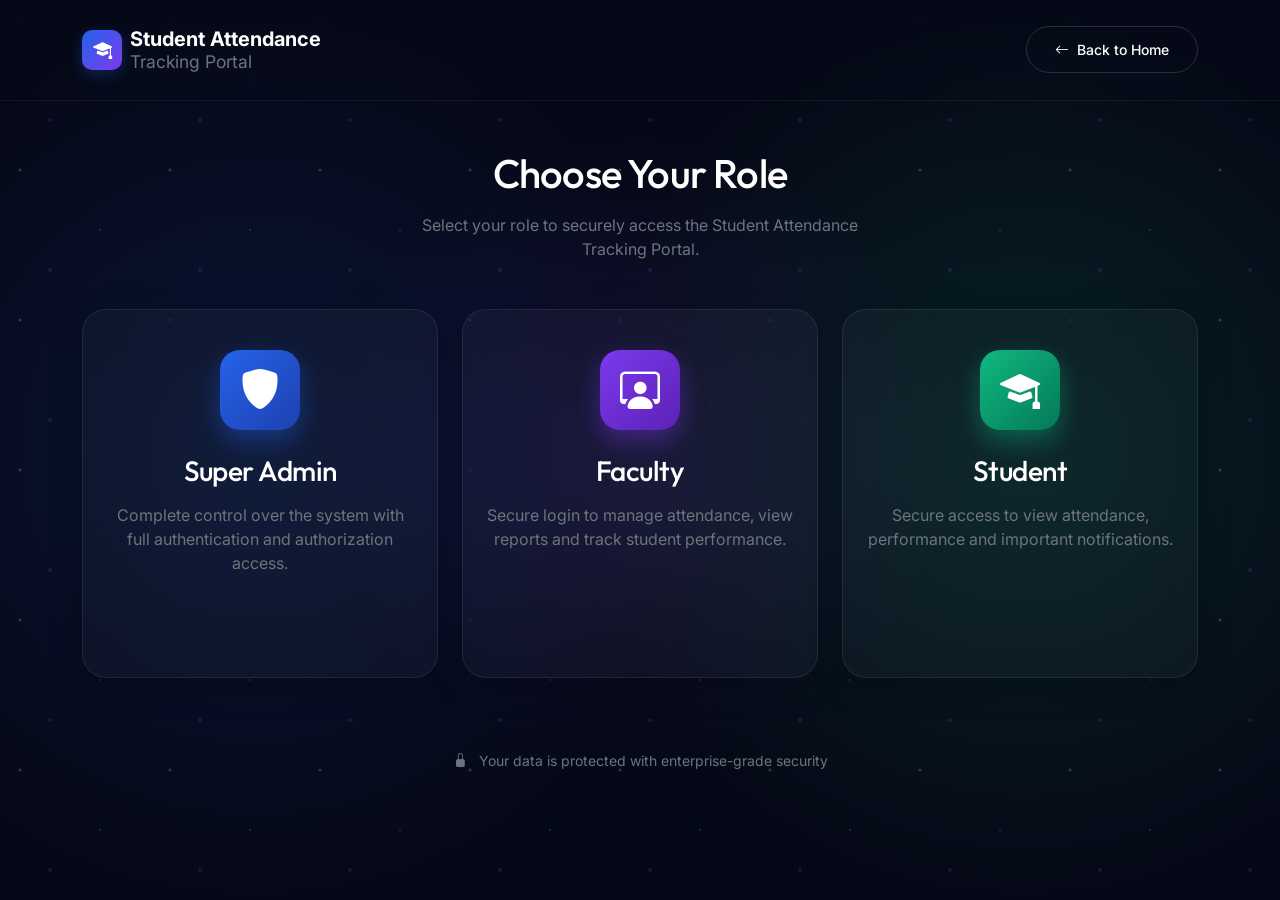
<file: role_selection.html>
<!DOCTYPE html>
<html lang="en">
<head>
    <meta charset="UTF-8">
    <meta name="viewport" content="width=device-width, initial-scale=1.0">
    <title>Select Role - Student Attendance Tracking Portal</title>
    <!-- Google Fonts -->
    <link href="https://fonts.googleapis.com/css2?family=Inter:wght@300;400;500;600&family=Outfit:wght@500;700&display=swap" rel="stylesheet">
    <!-- Bootstrap CSS -->
    <link href="https://cdn.jsdelivr.net/npm/bootstrap@5.3.0/dist/css/bootstrap.min.css" rel="stylesheet">
    <link href="https://cdn.jsdelivr.net/npm/bootstrap-icons@1.10.5/font/bootstrap-icons.css" rel="stylesheet">
    <link rel="stylesheet" href="assets/css/auth.css">
    <script>
        // Check if already logged in via sessionStorage
        document.addEventListener('DOMContentLoaded', () => {
            const userSession = sessionStorage.getItem('user_session');
            if (userSession) {
                try {
                    const sessionData = JSON.parse(userSession);
                    if (sessionData && sessionData.role) {
                        window.location.href = `${sessionData.role}/dashboard.php`;
                    }
                } catch (e) {}
            }
        });
    </script>
</head>
<body class="role-selection-page page-transition">

    <!-- Background Elements -->
    <div class="ambient-light role-glow"></div>
    <div class="particles-layer"></div>

    <!-- Navigation (Simplified for this page) -->
    <nav class="premium-nav navbar py-4">
        <div class="container">
            <a class="navbar-brand d-flex align-items-center gap-2" href="index.php">
                <div class="logo-shield"><i class="bi bi-mortarboard-fill"></i></div>
                <div class="brand-text">
                    <span class="d-block fw-bold text-white lh-1">Student Attendance</span>
                    <span class="d-block text-secondary small lh-1 mt-1">Tracking Portal</span>
                </div>
            </a>
            <a href="index.php" class="btn btn-outline-lux btn-sm transition-link"><i class="bi bi-arrow-left me-2"></i>Back to Home</a>
        </div>
    </nav>

    <!-- Role Selection Section -->
    <section class="role-section flex-grow-1 d-flex align-items-center min-vh-75">
        <div class="container py-5">
            
            <div class="text-center mb-5 animate-slide-up">
                <h1 class="page-title mb-3">Choose Your Role</h1>
                <p class="page-subtitle text-secondary mx-auto" style="max-width: 500px;">
                    Select your role to securely access the Student Attendance Tracking Portal.
                </p>
            </div>

            <div class="row g-4 justify-content-center role-cards-container">
                
                <!-- Admin Card -->
                <div class="col-lg-4 col-md-6">
                    <div class="glass-card glass-card-hoverable glass-card-admin h-100 text-center animate-on-scroll" onclick="transitionTo('auth/login.html?role=admin')">
                        <div class="card-icon-wrapper mb-4 admin-icon-bg">
                            <i class="bi bi-shield-fill"></i>
                        </div>
                        <h3 class="text-white mb-3">Super Admin</h3>
                        <p class="text-secondary mb-4 card-desc">Complete control over the system with full authentication and authorization access.</p>
                        <span class="btn-role-select btn-role-admin">Select Role <i class="bi bi-arrow-right ms-2"></i></span>
                    </div>
                </div>

                <!-- Faculty Card -->
                <div class="col-lg-4 col-md-6">
                    <div class="glass-card glass-card-hoverable glass-card-faculty h-100 text-center animate-on-scroll delay-1" onclick="transitionTo('auth/login.html?role=faculty')">
                        <div class="card-icon-wrapper mb-4 faculty-icon-bg">
                            <i class="bi bi-person-workspace"></i>
                        </div>
                        <h3 class="text-white mb-3">Faculty</h3>
                        <p class="text-secondary mb-4 card-desc">Secure login to manage attendance, view reports and track student performance.</p>
                        <span class="btn-role-select btn-role-faculty">Select Role <i class="bi bi-arrow-right ms-2"></i></span>
                    </div>
                </div>

                <!-- Student Card -->
                <div class="col-lg-4 col-md-6">
                    <div class="glass-card glass-card-hoverable glass-card-student h-100 text-center animate-on-scroll delay-2" onclick="transitionTo('auth/login.html?role=student')">
                        <div class="card-icon-wrapper mb-4 student-icon-bg">
                            <i class="bi bi-mortarboard-fill"></i>
                        </div>
                        <h3 class="text-white mb-3">Student</h3>
                        <p class="text-secondary mb-4 card-desc">Secure access to view attendance, performance and important notifications.</p>
                        <span class="btn-role-select btn-role-student">Select Role <i class="bi bi-arrow-right ms-2"></i></span>
                    </div>
                </div>

            </div>

            <div class="text-center mt-5 pt-4 text-secondary small security-badge animate-slide-up delay-3">
                <i class="bi bi-lock-fill me-2"></i> Your data is protected with enterprise-grade security
            </div>
        </div>
    </section>

    <!-- Page Transition Overlay -->
    <div id="pageTransitionOverlay" class="page-transition-overlay"></div>

    <script>
        function transitionTo(url) {
            const overlay = document.getElementById('pageTransitionOverlay');
            overlay.classList.add('active');
            setTimeout(() => {
                window.location.href = url;
            }, 500); // 500ms smooth fade transition
        }
        
        // Trigger initial fade in on load
        window.addEventListener('load', () => {
            document.body.classList.add('loaded');
        });
        
        // Handle smooth transitions for links
        document.querySelectorAll('.transition-link').forEach(link => {
            link.addEventListener('click', function(e) {
                e.preventDefault();
                const target = this.getAttribute('href');
                const overlay = document.getElementById('pageTransitionOverlay');
                if(overlay) overlay.classList.add('active');
                setTimeout(() => {
                    window.location.href = target;
                }, 500);
            });
        });

        // Fix BFCache blank screen issue when using back button
        window.addEventListener('pageshow', function (event) {
            const overlay = document.getElementById('pageTransitionOverlay');
            if (overlay) overlay.classList.remove('active');
            document.body.classList.add('loaded');
        });
    </script>
</body>
</html>
</file>
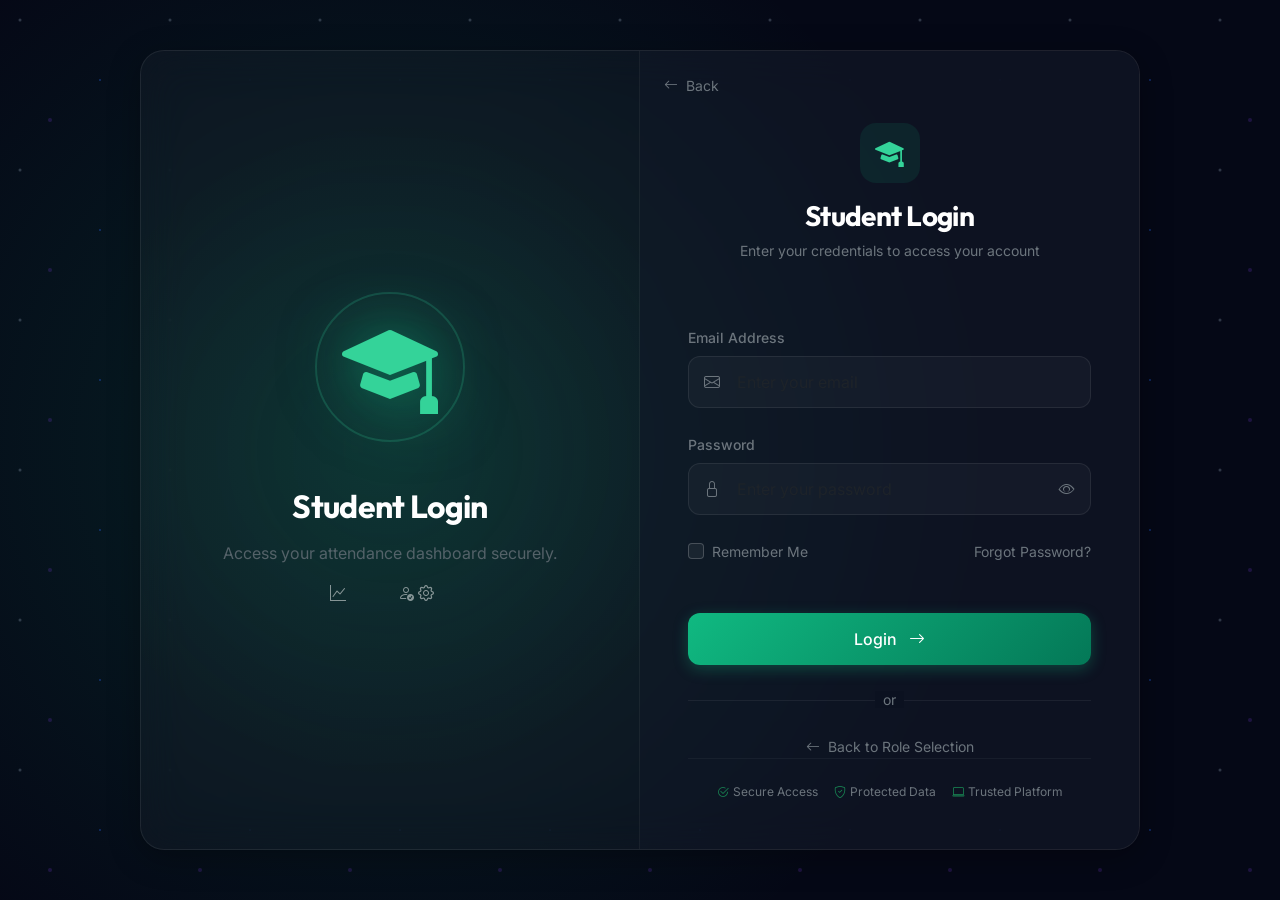
<file: auth/login.html>
<!DOCTYPE html>
<html lang="en">
<head>
    <meta charset="UTF-8">
    <meta name="viewport" content="width=device-width, initial-scale=1.0">
    <title>Login - Student Attendance Tracking Portal</title>
    <link href="https://fonts.googleapis.com/css2?family=Inter:wght@300;400;500;600&family=Outfit:wght@500;700&display=swap" rel="stylesheet">
    <link href="https://cdn.jsdelivr.net/npm/bootstrap@5.3.0/dist/css/bootstrap.min.css" rel="stylesheet">
    <link href="https://cdn.jsdelivr.net/npm/bootstrap-icons@1.10.5/font/bootstrap-icons.css" rel="stylesheet">
    <link rel="stylesheet" href="../assets/css/auth.css">
</head>
<body class="login-page page-transition" id="loginBody">

    <!-- Background Elements -->
    <div class="ambient-light login-glow"></div>
    <div class="particles-layer"></div>
    <div id="toastContainer" class="toast-container"></div>

    <div class="login-container container d-flex align-items-center justify-content-center min-vh-100">
        <div class="login-split-card glass-card row w-100 mx-auto g-0 animate-slide-up">
            
            <!-- Left Side: Illustration -->
            <div class="col-lg-6 d-none d-lg-flex flex-column align-items-center justify-content-center illustration-side position-relative overflow-hidden p-5">
                <div class="bg-shape"></div>
                <div id="dynamicIllustration"></div>
                <div class="text-center mt-5 text-white position-relative z-index-2">
                    <h2 class="fw-bold mb-3" id="dynamicTitleLeft">Login</h2>
                    <p class="text-secondary opacity-75" id="dynamicDescLeft">Secure access to the Student Attendance Tracking Portal.</p>
                </div>
                
                <!-- Floating mini elements -->
                <div class="floating-icons">
                    <i class="bi bi-graph-up pe-4 mb-4 opacity-50"></i>
                    <i class="bi bi-person-check ps-4 mb-4 opacity-50"></i>
                    <i class="bi bi-gear mt-4 pe-3 opacity-50"></i>
                </div>
            </div>

            <!-- Right Side: Form -->
            <div class="col-lg-6 form-side p-5 d-flex flex-column justify-content-center position-relative">
                <a href="../role_selection.html" class="back-link position-absolute top-0 start-0 m-4 text-secondary text-decoration-none small transition-link">
                    <i class="bi bi-arrow-left me-1"></i> Back
                </a>

                <div class="form-header text-center mb-5 mt-4">
                    <div class="role-icon-header mx-auto mb-3">
                        <i class="bi" id="dynamicIcon"></i>
                    </div>
                    <h3 class="text-white fw-bold mb-2" id="dynamicTitleRight">Login</h3>
                    <p class="text-secondary small">Enter your credentials to access your account</p>
                </div>

                <form id="ajaxLoginForm" class="needs-validation" novalidate>
                    <input type="hidden" name="role" id="roleInput" value="student">
                    
                    <div class="mb-4 form-group-lux">
                        <label class="form-label text-secondary small fw-medium mb-2">Email Address</label>
                        <div class="input-wrapper position-relative">
                            <i class="bi bi-envelope position-absolute top-50 start-0 translate-middle-y ms-3 text-secondary"></i>
                            <input type="email" class="form-control form-control-lux ps-5" name="email" placeholder="Enter your email" required>
                        </div>
                    </div>

                    <div class="mb-4 form-group-lux">
                        <label class="form-label text-secondary small fw-medium mb-2">Password</label>
                        <div class="input-wrapper position-relative">
                            <i class="bi bi-lock position-absolute top-50 start-0 translate-middle-y ms-3 text-secondary"></i>
                            <input type="password" class="form-control form-control-lux ps-5 pe-5" id="password" name="password" placeholder="Enter your password" required>
                            <span class="position-absolute top-50 end-0 translate-middle-y me-3 toggle-password text-secondary" data-target="password">
                                <i class="bi bi-eye"></i>
                            </span>
                        </div>
                    </div>

                    <div class="d-flex justify-content-between align-items-center mb-5">
                        <div class="form-check custom-checkbox">
                            <input class="form-check-input" type="checkbox" id="rememberMe">
                            <label class="form-check-label text-secondary small" for="rememberMe">Remember Me</label>
                        </div>
                        <a href="forgot_password.php" id="forgotPasswordLink" class="text-secondary small text-decoration-none hover-glow transition-link">Forgot Password?</a>
                    </div>

                    <button type="submit" class="btn btn-primary-lux btn-login w-100 mb-4" id="modalSubmitBtn">
                        Login <i class="bi bi-arrow-right ms-2"></i>
                    </button>
                    
                    <button type="button" class="btn btn-outline-info w-100 mb-4" id="faceLoginBtn" style="display: none;" data-bs-toggle="modal" data-bs-target="#faceLoginModal">
                        <i class="bi bi-person-bounding-box me-2"></i> Login with Face
                    </button>
                    
                    <div class="text-center text-secondary small position-relative or-divider mb-4">
                        <span class="bg-glass px-2">or</span>
                    </div>
                    
                    <div class="text-center">
                        <a href="../role_selection.html" class="text-secondary text-decoration-none small hover-glow transition-link">
                            <i class="bi bi-arrow-left me-1"></i> Back to Role Selection
                        </a>
                    </div>
                </form>

                <div class="footer-secure mt-auto text-center pt-4 border-top border-secondary border-opacity-10">
                    <div class="d-flex justify-content-center gap-3 text-secondary" style="font-size: 0.75rem;">
                        <span><i class="bi bi-check2-circle text-success me-1"></i>Secure Access</span>
                        <span><i class="bi bi-shield-check text-success me-1"></i>Protected Data</span>
                        <span><i class="bi bi-laptop text-success me-1"></i>Trusted Platform</span>
                    </div>
                </div>
            </div>

        </div>
    </div>

    <!-- Face Login Modal -->
    <div class="modal fade" id="faceLoginModal" tabindex="-1" aria-hidden="true">
        <div class="modal-dialog modal-dialog-centered">
            <div class="modal-content bg-dark text-white" style="border: 1px solid var(--neon-blue);">
                <div class="modal-header border-secondary">
                    <h5 class="modal-title"><i class="bi bi-person-bounding-box text-neon-blue"></i> Face ID Login</h5>
                    <button type="button" class="btn-close btn-close-white" data-bs-dismiss="modal" aria-label="Close"></button>
                </div>
                <div class="modal-body text-center">
                    <div id="faceLoginCamera" style="position:relative; width: 100%; max-width: 400px; margin: 0 auto; overflow: hidden; border-radius: 10px;">
                        <video id="faceVideo" autoplay muted playsinline style="width: 100%; border-radius: 10px;"></video>
                        <canvas id="faceCanvas" style="position: absolute; top:0; left:0; width: 100%; height:100%; z-index: 15;"></canvas>
                        <div class="scanner-laser"></div>
                        <div class="face-box-overlay"></div>
                    </div>
                    <p id="faceStatus" class="mt-3 text-secondary">Loading models...</p>
                </div>
            </div>
        </div>
    </div>

    <!-- Full Screen Loading Overlay -->
    <div id="loadingOverlay" class="loading-overlay">
        <div class="loading-content text-center">
            <div class="portal-logo-glow mb-4">
                <i class="bi bi-shield-check fs-1"></i>
            </div>
            <div class="spinner-border theme-spinner mb-3" style="width: 3rem; height: 3rem;" role="status"></div>
            <h4 class="text-white fw-bold mb-2">Authenticating...</h4>
            <p class="text-secondary small">Please wait...</p>
        </div>
    </div>

    <!-- Scripts -->
    <script src="https://cdn.jsdelivr.net/npm/bootstrap@5.3.0/dist/js/bootstrap.bundle.min.js"></script>
    <script src="../assets/js/face-api.min.js"></script>
    <script src="../assets/js/auth-validation.js?v=4"></script>
    <script>
        document.addEventListener('DOMContentLoaded', () => {
            // Determine role from URL
            const params = new URLSearchParams(window.location.search);
            let role = params.get('role') || 'student';
            const validRoles = ['admin', 'faculty', 'student'];
            if (!validRoles.includes(role)) role = 'student';
            
            // Set dynamic properties
            const roleProps = {
                'admin': {
                    title: 'Super Admin Login',
                    desc: 'Complete control over authentication and authorization.',
                    icon: 'bi-shield-fill',
                    colorClass: 'theme-admin',
                    illustration: '<div class="shield-illustration"><i class="bi bi-shield-check"></i><div class="glow-ring"></div></div>'
                },
                'faculty': {
                    title: 'Faculty Login',
                    desc: 'Secure login to manage attendance and reports.',
                    icon: 'bi-person-workspace',
                    colorClass: 'theme-faculty',
                    illustration: '<div class="faculty-illustration"><i class="bi bi-person-video3"></i><div class="glow-ring"></div></div>'
                },
                'student': {
                    title: 'Student Login',
                    desc: 'Access your attendance dashboard securely.',
                    icon: 'bi-mortarboard-fill',
                    colorClass: 'theme-student',
                    illustration: '<div class="student-illustration"><i class="bi bi-mortarboard-fill"></i><div class="glow-ring"></div></div>'
                }
            };
            
            const props = roleProps[role];
            
            // Apply DOM updates
            document.title = props.title + ' - Portal';
            document.getElementById('loginBody').classList.add(props.colorClass);
            document.getElementById('dynamicIllustration').innerHTML = props.illustration;
            document.getElementById('dynamicTitleLeft').textContent = props.title;
            document.getElementById('dynamicDescLeft').textContent = props.desc;
            document.getElementById('dynamicTitleRight').textContent = props.title;
            document.getElementById('dynamicIcon').classList.add(props.icon);
            document.getElementById('roleInput').value = role;
            
            const forgotLink = document.getElementById('forgotPasswordLink');
            if (forgotLink) forgotLink.href = `forgot_password.php?role=${role}`;
            
            if (role === 'admin' || role === 'faculty') {
                document.getElementById('faceLoginBtn').style.display = 'block';
                initFaceLogin(role);
            }
            
            // Initial Fade In
            setTimeout(() => {
                document.body.classList.add('loaded');
            }, 100);
            
            // Handle smooth page transitions for links
            document.querySelectorAll('.transition-link').forEach(link => {
                link.addEventListener('click', function(e) {
                    e.preventDefault();
                    const target = this.href;
                    document.body.classList.remove('loaded');
                    setTimeout(() => {
                        window.location.href = target;
                    }, 500); // 500ms fade out
                });
            });
            
            // Handle Logout Toasts via URL params
            const msg = params.get('logout') ? 'Logged out successfully.' : (params.get('timeout') ? 'Your session has expired due to inactivity.' : '');
            const type = params.get('timeout') ? 'error' : 'success';
            if(msg && typeof CyberToast !== 'undefined') {
                CyberToast.show(msg, type);
            }

            // Support prefilling email from query parameter
            const emailParam = params.get('email');
            if (emailParam) {
                const emailInput = document.getElementById('emailInput');
                if (emailInput) {
                    emailInput.value = emailParam;
                }
            }
        });

        // Fix BFCache blank screen issue when using back button
        window.addEventListener('pageshow', function (event) {
            document.body.classList.add('loaded');
        });

        function initFaceLogin(role) {
            const faceModal = document.getElementById('faceLoginModal');
            const video = document.getElementById('faceVideo');
            const canvas = document.getElementById('faceCanvas');
            const statusMsg = document.getElementById('faceStatus');
            let stream = null;
            let faceApiLoaded = false;
            let scanning = false;

            faceModal.addEventListener('show.bs.modal', async () => {
                scanning = true;
                if (!faceApiLoaded) {
                    statusMsg.textContent = "Loading AI models...";
                    try {
                        await Promise.all([
                            faceapi.nets.ssdMobilenetv1.loadFromUri('../assets/models'),
                            faceapi.nets.faceLandmark68Net.loadFromUri('../assets/models'),
                            faceapi.nets.faceRecognitionNet.loadFromUri('../assets/models')
                        ]);
                        faceApiLoaded = true;
                    } catch (e) {
                        statusMsg.textContent = "Error loading models.";
                        return;
                    }
                }
                
                statusMsg.textContent = "Requesting camera access...";
                try {
                    stream = await navigator.mediaDevices.getUserMedia({ video: {} });
                    video.srcObject = stream;
                } catch (e) {
                    statusMsg.textContent = "Camera access denied.";
                }
            });

            video.addEventListener('play', () => {
                if (!scanning) return;
                statusMsg.textContent = "Scanning face... Please wait.";
                document.getElementById('faceLoginCamera').classList.add('scanner-active');
                
                const displaySize = { width: video.videoWidth || 400, height: video.videoHeight || 300 };
                faceapi.matchDimensions(canvas, displaySize);

                const interval = setInterval(async () => {
                    if (video.paused || video.ended || !scanning) return clearInterval(interval);
                    
                    const detections = await faceapi.detectSingleFace(video).withFaceLandmarks().withFaceDescriptor();
                    const ctx = canvas.getContext('2d');
                    ctx.clearRect(0, 0, canvas.width, canvas.height);
                    
                    if (detections) {
                        const resizedDetections = faceapi.resizeResults(detections, displaySize);
                        faceapi.draw.drawDetections(canvas, resizedDetections);
                        
                        statusMsg.textContent = "Face detected! Authenticating...";
                        document.getElementById('faceLoginCamera').classList.remove('scanner-active');
                        scanning = false; // Stop scanning once face detected
                        clearInterval(interval);
                        
                        try {
                            const descArray = Array.from(detections.descriptor);
                            const response = await fetch('../api/login_face.php', {
                                method: 'POST',
                                headers: { 'Content-Type': 'application/json' },
                                body: JSON.stringify({ role: role, descriptor: descArray })
                            });
                            
                            const data = await response.json();
                            if (data.success) {
                                statusMsg.textContent = data.message;
                                statusMsg.style.color = "var(--neon-green)";
                                
                                // Close the modal
                                const modalEl = document.getElementById('faceLoginModal');
                                const modal = bootstrap.Modal.getInstance(modalEl);
                                if (modal) modal.hide();
                                
                                // Save session using sessionStorage for frontend UI state
                                if (data.user) {
                                    sessionStorage.setItem('user_session', JSON.stringify({
                                        user_id: data.user.id,
                                        role: data.user.role,
                                        name: data.user.name,
                                        login_time: Date.now()
                                    }));
                                }
                                
                                // Show full screen overlay just like standard login
                                const overlay = document.getElementById('loadingOverlay');
                                if(overlay) overlay.classList.add('active');

                                setTimeout(() => {
                                    window.location.href = data.redirect;
                                }, 1500);
                            } else {
                                statusMsg.textContent = data.message;
                                statusMsg.style.color = "var(--neon-pink)";
                                setTimeout(() => { 
                                    scanning = true; 
                                    document.getElementById('faceLoginCamera').classList.add('scanner-active');
                                }, 3000); // Resume scanning after delay
                            }
                        } catch (e) {
                            statusMsg.textContent = "Network error.";
                            setTimeout(() => { 
                                scanning = true; 
                                document.getElementById('faceLoginCamera').classList.add('scanner-active');
                            }, 3000);
                        }
                    } else {
                        statusMsg.textContent = "No face detected. Please look at the camera.";
                    }
                }, 500);
            });

            faceModal.addEventListener('hidden.bs.modal', () => {
                scanning = false;
                document.getElementById('faceLoginCamera').classList.remove('scanner-active');
                if (stream) {
                    stream.getTracks().forEach(track => track.stop());
                    stream = null;
                }
            });
        }
    </script>
</body>
</html>
</file>
<file: assets/css/auth.css>
@import url('https://fonts.googleapis.com/css2?family=Inter:wght@300;400;500;600&family=Outfit:wght@500;700;800&display=swap');

:root {
    --bg-dark: #050816;
    --royal-blue: #2563EB;
    --royal-blue-light: #3B82F6;
    --emerald: #10B981;
    --emerald-light: #34D399;
    --purple: #7C3AED;
    --purple-light: #8B5CF6;
    
    --text-primary: #ffffff;
    --text-secondary: #94A3B8;
    
    --glass-bg: rgba(255, 255, 255, 0.03);
    --glass-border: rgba(255, 255, 255, 0.08);
    --glass-shadow: 0 8px 32px 0 rgba(0, 0, 0, 0.3);
    
    --font-main: 'Inter', sans-serif;
    --font-display: 'Outfit', sans-serif;
}

/* ==========================================================================
   Base Styles & Resets
   ========================================================================== */
body {
    font-family: var(--font-main);
    background-color: var(--bg-dark);
    color: var(--text-primary);
    min-height: 100vh;
    margin: 0;
    overflow-x: hidden;
    scroll-behavior: smooth;
    -webkit-font-smoothing: antialiased;
}

h1, h2, h3, h4, h5, h6, .page-title, .hero-title {
    font-family: var(--font-display);
    letter-spacing: -0.02em;
}

/* Page Transitions */
.page-transition {
    opacity: 0;
    transform: scale(0.98);
    transition: opacity 0.5s ease, transform 0.5s ease;
}

.page-transition.loaded {
    opacity: 1;
    transform: scale(1);
}

.page-transition-overlay {
    position: fixed;
    top: 0; left: 0; width: 100vw; height: 100vh;
    background: var(--bg-dark);
    z-index: 9999;
    opacity: 0;
    pointer-events: none;
    transition: opacity 0.4s ease;
}

.page-transition-overlay.active {
    opacity: 1;
    pointer-events: all;
}

/* ==========================================================================
   Backgrounds & Particles
   ========================================================================== */
.ambient-light {
    position: fixed;
    top: 0; left: 0; width: 100vw; height: 100vh;
    pointer-events: none;
    z-index: -2;
}

.main-glow {
    background-image: 
        radial-gradient(circle at 15% 30%, rgba(37, 99, 235, 0.15), transparent 40%),
        radial-gradient(circle at 85% 70%, rgba(124, 58, 237, 0.1), transparent 40%),
        radial-gradient(circle at 50% 100%, rgba(16, 185, 129, 0.05), transparent 50%);
    background-size: 200% 200%;
    animation: aurora 20s ease infinite;
}

.role-glow {
    background-image: 
        radial-gradient(circle at 20% 50%, rgba(37, 99, 235, 0.15), transparent 40%),
        radial-gradient(circle at 50% 50%, rgba(124, 58, 237, 0.12), transparent 40%),
        radial-gradient(circle at 80% 50%, rgba(16, 185, 129, 0.15), transparent 40%);
}

.login-glow {
    background-image: radial-gradient(circle at 50% 0%, rgba(255, 255, 255, 0.05), transparent 60%);
}

.theme-admin .login-glow { background-image: radial-gradient(circle at 30% 50%, rgba(37, 99, 235, 0.15), transparent 60%); }
.theme-faculty .login-glow { background-image: radial-gradient(circle at 30% 50%, rgba(124, 58, 237, 0.15), transparent 60%); }
.theme-student .login-glow { background-image: radial-gradient(circle at 30% 50%, rgba(16, 185, 129, 0.15), transparent 60%); }

@keyframes aurora {
    0% { background-position: 0% 50%; }
    50% { background-position: 100% 50%; }
    100% { background-position: 0% 50%; }
}

.particles-layer {
    position: fixed;
    top: 0; left: 0; width: 100vw; height: 100vh;
    pointer-events: none;
    z-index: -1;
    background: url('data:image/svg+xml;utf8,<svg width="150" height="150" xmlns="http://www.w3.org/2000/svg"><circle cx="20" cy="20" r="1.5" fill="%2394A3B8" opacity="0.3"/><circle cx="100" cy="80" r="1" fill="%232563EB" opacity="0.4"/><circle cx="50" cy="120" r="2" fill="%237C3AED" opacity="0.2"/></svg>');
    animation: floatParticles 60s linear infinite;
}

@keyframes floatParticles {
    0% { background-position: 0px 0px; }
    100% { background-position: 600px 600px; }
}

/* ==========================================================================
   Navigation
   ========================================================================== */
.premium-nav {
    background: transparent;
    backdrop-filter: blur(10px);
    -webkit-backdrop-filter: blur(10px);
    border-bottom: 1px solid rgba(255, 255, 255, 0.05);
    z-index: 100;
}

.logo-shield {
    width: 40px; height: 40px;
    background: linear-gradient(135deg, var(--royal-blue), var(--purple));
    border-radius: 10px;
    display: flex; align-items: center; justify-content: center;
    color: white; font-size: 1.2rem;
    box-shadow: 0 4px 15px rgba(37, 99, 235, 0.3);
}

.nav-link {
    color: var(--text-secondary) !important;
    font-size: 0.9rem;
    font-weight: 500;
    transition: color 0.3s;
}

.nav-link:hover, .nav-link.active {
    color: white !important;
}

/* ==========================================================================
   Buttons
   ========================================================================== */
.btn-primary-lux {
    background: linear-gradient(135deg, var(--royal-blue), var(--purple));
    color: #fff !important;
    border: none;
    border-radius: 30px;
    padding: 0.75rem 1.75rem;
    font-weight: 500;
    transition: all 0.3s cubic-bezier(0.16, 1, 0.3, 1);
    box-shadow: 0 4px 15px rgba(37, 99, 235, 0.2);
    position: relative;
    overflow: hidden;
}

.btn-primary-lux::after {
    content: ''; position: absolute; top: 0; left: 0; width: 100%; height: 100%;
    background: linear-gradient(135deg, var(--purple), var(--royal-blue));
    opacity: 0; transition: opacity 0.3s; z-index: -1;
}

.btn-primary-lux:hover {
    transform: translateY(-2px);
    box-shadow: 0 8px 25px rgba(37, 99, 235, 0.4);
}

.btn-primary-lux:hover::after { opacity: 1; }

.btn-outline-lux {
    background: transparent;
    color: var(--text-primary);
    border: 1px solid rgba(255, 255, 255, 0.15);
    border-radius: 30px;
    padding: 0.75rem 1.75rem;
    font-weight: 500;
    transition: all 0.3s ease;
}

.btn-outline-lux:hover {
    background: rgba(255, 255, 255, 0.05);
    border-color: rgba(255, 255, 255, 0.3);
    color: #fff;
}

/* ==========================================================================
   Landing Page (Index)
   ========================================================================== */
.badge-premium {
    display: inline-block;
    padding: 0.4rem 1rem;
    background: rgba(37, 99, 235, 0.1);
    border: 1px solid rgba(37, 99, 235, 0.2);
    border-radius: 20px;
    color: var(--royal-blue-light);
    font-size: 0.85rem;
    font-weight: 600;
    letter-spacing: 0.05em;
}

.hero-title {
    font-size: 4rem;
    font-weight: 800;
    line-height: 1.1;
}

.text-gradient-blue {
    background: linear-gradient(135deg, var(--royal-blue-light), var(--purple-light));
    -webkit-background-clip: text;
    background-clip: text;
    -webkit-text-fill-color: transparent;
}

/* Hero Right Side 3D Art */
.hero-illustration {
    height: 400px;
    perspective: 1000px;
}

.platform-glow {
    position: absolute; bottom: 10%; left: 50%; transform: translateX(-50%) rotateX(70deg);
    width: 300px; height: 300px; border-radius: 50%;
    background: radial-gradient(circle, rgba(37,99,235,0.2) 0%, transparent 70%);
    box-shadow: 0 0 50px rgba(37,99,235,0.4);
    animation: auth-pulse-glow 4s infinite alternate;
}

.floating-shield-3d {
    position: absolute; top: 30%; left: 50%; transform: translate(-50%, -50%);
    font-size: 8rem;
    color: var(--royal-blue-light);
    filter: drop-shadow(0 20px 30px rgba(37,99,235,0.5));
    animation: auth-float 6s ease-in-out infinite;
    z-index: 10;
}

.floating-dashboard {
    position: absolute; top: 10%; left: 10%; width: 280px;
    background: rgba(15, 23, 42, 0.8);
    backdrop-filter: blur(10px);
    border: 1px solid rgba(255,255,255,0.1);
    border-radius: 12px; padding: 15px;
    transform: rotateY(-15deg) rotateX(10deg);
    animation: auth-float 7s ease-in-out infinite alternate;
}

.dash-header .dot { width: 8px; height: 8px; border-radius: 50%; display: inline-block; margin-right: 4px; }
.dash-header .red { background: #EF4444; }
.dash-header .yellow { background: #F59E0B; }
.dash-header .green { background: #10B981; }

.dash-card { height: 40px; background: rgba(255,255,255,0.05); border-radius: 6px; }
.dash-chart { height: 60px; background: linear-gradient(180deg, rgba(37,99,235,0.2) 0%, transparent 100%); border-radius: 6px; border-bottom: 2px solid var(--royal-blue); }

.security-ring {
    position: absolute; top: 50%; left: 50%; transform: translate(-50%, -50%);
    border-radius: 50%; border: 1px dashed rgba(255,255,255,0.2);
    animation: auth-spin 20s linear infinite;
}
.ring-1 { width: 350px; height: 350px; }
.ring-2 { width: 450px; height: 450px; animation-direction: reverse; }

/* Features */
.feature-card {
    background: var(--glass-bg);
    border: 1px solid var(--glass-border);
    border-radius: 20px;
    padding: 2rem;
    height: 100%;
    transition: all 0.3s ease;
}

.feature-card:hover {
    background: rgba(255,255,255,0.05);
    border-color: rgba(255,255,255,0.1);
    transform: translateY(-5px);
}

.f-icon-box {
    width: 60px; height: 60px;
    border-radius: 16px;
    display: flex; align-items: center; justify-content: center;
    font-size: 1.5rem; margin-bottom: 1.5rem;
}

.bg-blue-subtle { background: rgba(37, 99, 235, 0.1); }
.text-blue { color: var(--royal-blue-light); }

.bg-purple-subtle { background: rgba(124, 58, 237, 0.1); }
.text-purple { color: var(--purple-light); }

.bg-emerald-subtle { background: rgba(16, 185, 129, 0.1); }
.text-emerald { color: var(--emerald-light); }

/* ==========================================================================
   Role Selection Page
   ========================================================================== */
.role-cards-container { perspective: 1000px; }

.glass-card {
    background: var(--glass-bg);
    backdrop-filter: blur(20px);
    -webkit-backdrop-filter: blur(20px);
    border: 1px solid var(--glass-border);
    border-radius: 24px;
    box-shadow: var(--glass-shadow);
    padding: 2.5rem 1.5rem;
    transition: all 0.4s cubic-bezier(0.16, 1, 0.3, 1);
    position: relative;
    overflow: hidden;
}

.glass-card::before {
    content: ''; position: absolute; top: 0; left: 0; width: 100%; height: 100%;
    background: linear-gradient(180deg, rgba(255,255,255,0.05) 0%, transparent 100%);
    opacity: 0; transition: opacity 0.4s;
}

.glass-card-hoverable { cursor: pointer; }

.glass-card-hoverable:hover {
    transform: translateY(-10px) scale(1.02);
    background: rgba(255, 255, 255, 0.05);
}
.glass-card-hoverable:hover::before { opacity: 1; }

.card-icon-wrapper {
    width: 80px; height: 80px; margin: 0 auto;
    border-radius: 20px;
    display: flex; align-items: center; justify-content: center;
    font-size: 2.5rem; color: white;
    transition: transform 0.4s cubic-bezier(0.175, 0.885, 0.32, 1.275);
}

.glass-card-hoverable:hover .card-icon-wrapper { transform: scale(1.15) rotate(5deg); }

.admin-icon-bg { background: linear-gradient(135deg, var(--royal-blue), #1E40AF); box-shadow: 0 10px 25px rgba(37,99,235,0.4); }
.faculty-icon-bg { background: linear-gradient(135deg, var(--purple), #5B21B6); box-shadow: 0 10px 25px rgba(124,58,237,0.4); }
.student-icon-bg { background: linear-gradient(135deg, var(--emerald), #047857); box-shadow: 0 10px 25px rgba(16,185,129,0.4); }

.glass-card-admin:hover { border-color: rgba(37,99,235,0.5); box-shadow: 0 20px 40px rgba(37,99,235,0.15); }
.glass-card-faculty:hover { border-color: rgba(124,58,237,0.5); box-shadow: 0 20px 40px rgba(124,58,237,0.15); }
.glass-card-student:hover { border-color: rgba(16,185,129,0.5); box-shadow: 0 20px 40px rgba(16,185,129,0.15); }

.btn-role-select {
    display: inline-block; padding: 0.5rem 1.5rem;
    border-radius: 20px; font-size: 0.9rem; font-weight: 500;
    transition: all 0.3s; opacity: 0; transform: translateY(10px);
}

.glass-card-hoverable:hover .btn-role-select { opacity: 1; transform: translateY(0); }

.btn-role-admin { background: rgba(37,99,235,0.1); color: var(--royal-blue-light); }
.btn-role-faculty { background: rgba(124,58,237,0.1); color: var(--purple-light); }
.btn-role-student { background: rgba(16,185,129,0.1); color: var(--emerald-light); }

/* ==========================================================================
   Login Pages
   ========================================================================== */
.login-split-card {
    border-radius: 24px;
    overflow: hidden;
    padding: 0;
    max-width: 1000px;
}

.illustration-side {
    border-right: 1px solid rgba(255,255,255,0.05);
}

.theme-admin .illustration-side { background: radial-gradient(circle at center, rgba(37,99,235,0.1) 0%, transparent 70%); }
.theme-faculty .illustration-side { background: radial-gradient(circle at center, rgba(124,58,237,0.1) 0%, transparent 70%); }
.theme-student .illustration-side { background: radial-gradient(circle at center, rgba(16,185,129,0.1) 0%, transparent 70%); }

.shield-illustration, .faculty-illustration, .student-illustration {
    font-size: 6rem;
    position: relative;
    animation: auth-float 6s ease-in-out infinite;
}

.theme-admin .shield-illustration { color: var(--royal-blue-light); filter: drop-shadow(0 0 30px rgba(37,99,235,0.6)); }
.theme-faculty .faculty-illustration { color: var(--purple-light); filter: drop-shadow(0 0 30px rgba(124,58,237,0.6)); }
.theme-student .student-illustration { color: var(--emerald-light); filter: drop-shadow(0 0 30px rgba(16,185,129,0.6)); }

.glow-ring {
    position: absolute; top: 50%; left: 50%; transform: translate(-50%, -50%);
    width: 150px; height: 150px; border-radius: 50%; border: 2px solid currentColor;
    opacity: 0.2; animation: auth-pulse-ring 3s cubic-bezier(0.215, 0.61, 0.355, 1) infinite;
}

/* Forms */
.form-side {
    background: rgba(15, 23, 42, 0.4);
}

.role-icon-header {
    width: 60px; height: 60px; border-radius: 16px;
    display: flex; align-items: center; justify-content: center;
    font-size: 1.8rem;
}
.theme-admin .role-icon-header { background: rgba(37,99,235,0.1); color: var(--royal-blue-light); }
.theme-faculty .role-icon-header { background: rgba(124,58,237,0.1); color: var(--purple-light); }
.theme-student .role-icon-header { background: rgba(16,185,129,0.1); color: var(--emerald-light); }

.form-control-lux {
    background: rgba(255,255,255,0.03) !important;
    border: 1px solid rgba(255,255,255,0.08) !important;
    color: white !important;
    border-radius: 12px;
    padding: 0.8rem 1rem;
    transition: all 0.3s;
}

.form-control-lux:focus {
    background: rgba(255,255,255,0.05) !important;
    border-color: rgba(255,255,255,0.2) !important;
    box-shadow: 0 0 0 4px rgba(255,255,255,0.02) !important;
}

.theme-admin .form-control-lux:focus { border-color: var(--royal-blue-light) !important; box-shadow: 0 0 0 4px rgba(37,99,235,0.1) !important; }
.theme-faculty .form-control-lux:focus { border-color: var(--purple-light) !important; box-shadow: 0 0 0 4px rgba(124,58,237,0.1) !important; }
.theme-student .form-control-lux:focus { border-color: var(--emerald-light) !important; box-shadow: 0 0 0 4px rgba(16,185,129,0.1) !important; }

.toggle-password { cursor: pointer; transition: color 0.3s; z-index: 5; }
.toggle-password:hover { color: white !important; }

.btn-login {
    padding: 0.9rem; font-size: 1rem; border-radius: 12px;
}

.theme-admin .btn-login { background: linear-gradient(135deg, var(--royal-blue), #1E40AF); box-shadow: 0 4px 15px rgba(37,99,235,0.3); }
.theme-faculty .btn-login { background: linear-gradient(135deg, var(--purple), #5B21B6); box-shadow: 0 4px 15px rgba(124,58,237,0.3); }
.theme-student .btn-login { background: linear-gradient(135deg, var(--emerald), #047857); box-shadow: 0 4px 15px rgba(16,185,129,0.3); }

.or-divider::before {
    content: ''; position: absolute; top: 50%; left: 0; width: 100%; height: 1px;
    background: rgba(255,255,255,0.1); z-index: -1;
}
.bg-glass { background: #0b1120; }

/* Custom Checkbox */
.custom-checkbox .form-check-input {
    background-color: rgba(255,255,255,0.05);
    border-color: rgba(255,255,255,0.2);
}
.theme-admin .custom-checkbox .form-check-input:checked { background-color: var(--royal-blue); border-color: var(--royal-blue); }
.theme-faculty .custom-checkbox .form-check-input:checked { background-color: var(--purple); border-color: var(--purple); }
.theme-student .custom-checkbox .form-check-input:checked { background-color: var(--emerald); border-color: var(--emerald); }

.hover-glow:hover { color: white !important; text-shadow: 0 0 8px rgba(255,255,255,0.5); }

/* ==========================================================================
   Loading Overlay
   ========================================================================== */
.loading-overlay {
    position: fixed; top: 0; left: 0; width: 100vw; height: 100vh;
    background: rgba(5,8,22,0.95);
    backdrop-filter: blur(10px);
    z-index: 10000;
    display: flex; align-items: center; justify-content: center;
    opacity: 0; pointer-events: none;
    transition: opacity 0.4s ease;
}

.loading-overlay.active { opacity: 1; pointer-events: all; }

.portal-logo-glow {
    color: var(--royal-blue-light);
    animation: auth-float 2s ease-in-out infinite alternate, auth-glow 2s ease-in-out infinite alternate;
}

.theme-admin .theme-spinner { color: var(--royal-blue-light); }
.theme-faculty .theme-spinner { color: var(--purple-light); }
.theme-student .theme-spinner { color: var(--emerald-light); }
.theme-spinner { color: var(--royal-blue-light); } /* Default */

/* ==========================================================================
   Animations
   ========================================================================== */
@keyframes auth-float {
    0% { transform: translateY(0px); }
    50% { transform: translateY(-15px); }
    100% { transform: translateY(0px); }
}

@keyframes auth-pulse-glow {
    0% { opacity: 0.6; transform: translateX(-50%) rotateX(70deg) scale(0.9); }
    100% { opacity: 1; transform: translateX(-50%) rotateX(70deg) scale(1.1); }
}

@keyframes auth-spin { 100% { transform: translate(-50%, -50%) rotate(360deg); } }

@keyframes auth-pulse-ring {
    0% { transform: translate(-50%, -50%) scale(0.8); opacity: 0.5; }
    100% { transform: translate(-50%, -50%) scale(1.5); opacity: 0; }
}

@keyframes auth-glow {
    from { text-shadow: 0 0 10px currentColor, 0 0 20px currentColor; }
    to { text-shadow: 0 0 20px currentColor, 0 0 30px currentColor; }
}

.animate-slide-up { animation: auth-slide-up 0.8s cubic-bezier(0.16, 1, 0.3, 1) forwards; opacity: 0; }
.animate-on-scroll { animation: auth-fade-up 0.8s cubic-bezier(0.16, 1, 0.3, 1) forwards; opacity: 0; }
.delay-1 { animation-delay: 0.1s; }
.delay-2 { animation-delay: 0.2s; }
.delay-3 { animation-delay: 0.3s; }

@keyframes auth-slide-up { from { opacity: 0; transform: translateY(30px); } to { opacity: 1; transform: translateY(0); } }
@keyframes auth-fade-up { from { opacity: 0; transform: translateY(20px); } to { opacity: 1; transform: translateY(0); } }

/* Toast (CyberToast) */
.toast-container { position: fixed; top: 20px; right: 20px; z-index: 11000; }
.saas-toast {
    background: rgba(15,23,42,0.9);
    backdrop-filter: blur(10px);
    border: 1px solid rgba(255,255,255,0.1);
    border-radius: 12px;
    color: #fff;
    padding: 12px 16px;
    animation: auth-slide-in-right 0.4s cubic-bezier(0.16, 1, 0.3, 1) forwards;
}

@keyframes auth-slide-in-right { from { opacity: 0; transform: translateX(50px); } to { opacity: 1; transform: translateX(0); } }

/* Face Scanner Animation */
.scanner-laser {
    position: absolute;
    top: 0;
    left: 0;
    width: 100%;
    height: 3px;
    background: var(--neon-blue);
    box-shadow: 0 0 10px var(--neon-blue), 0 0 20px var(--neon-blue);
    border-radius: 50%;
    z-index: 10;
    display: none;
    animation: scan-laser 2s infinite linear;
}

.scanner-active .scanner-laser {
    display: block;
}

@keyframes scan-laser {
    0% { top: 5%; opacity: 0; }
    10% { opacity: 1; }
    90% { opacity: 1; }
    100% { top: 95%; opacity: 0; }
}

.face-box-overlay {
    position: absolute;
    top: 50%;
    left: 50%;
    transform: translate(-50%, -50%);
    width: 60%;
    height: 70%;
    border: 2px dashed rgba(0, 240, 255, 0.5);
    border-radius: 20px;
    z-index: 5;
    pointer-events: none;
    display: none;
}

.scanner-active .face-box-overlay {
    display: block;
    animation: pulse-border 1.5s infinite alternate;
}

@keyframes pulse-border {
    from { border-color: rgba(0, 240, 255, 0.3); box-shadow: 0 0 0 rgba(0, 240, 255, 0); }
    to { border-color: rgba(0, 240, 255, 0.8); box-shadow: inset 0 0 15px rgba(0, 240, 255, 0.2); }
}
</file>
